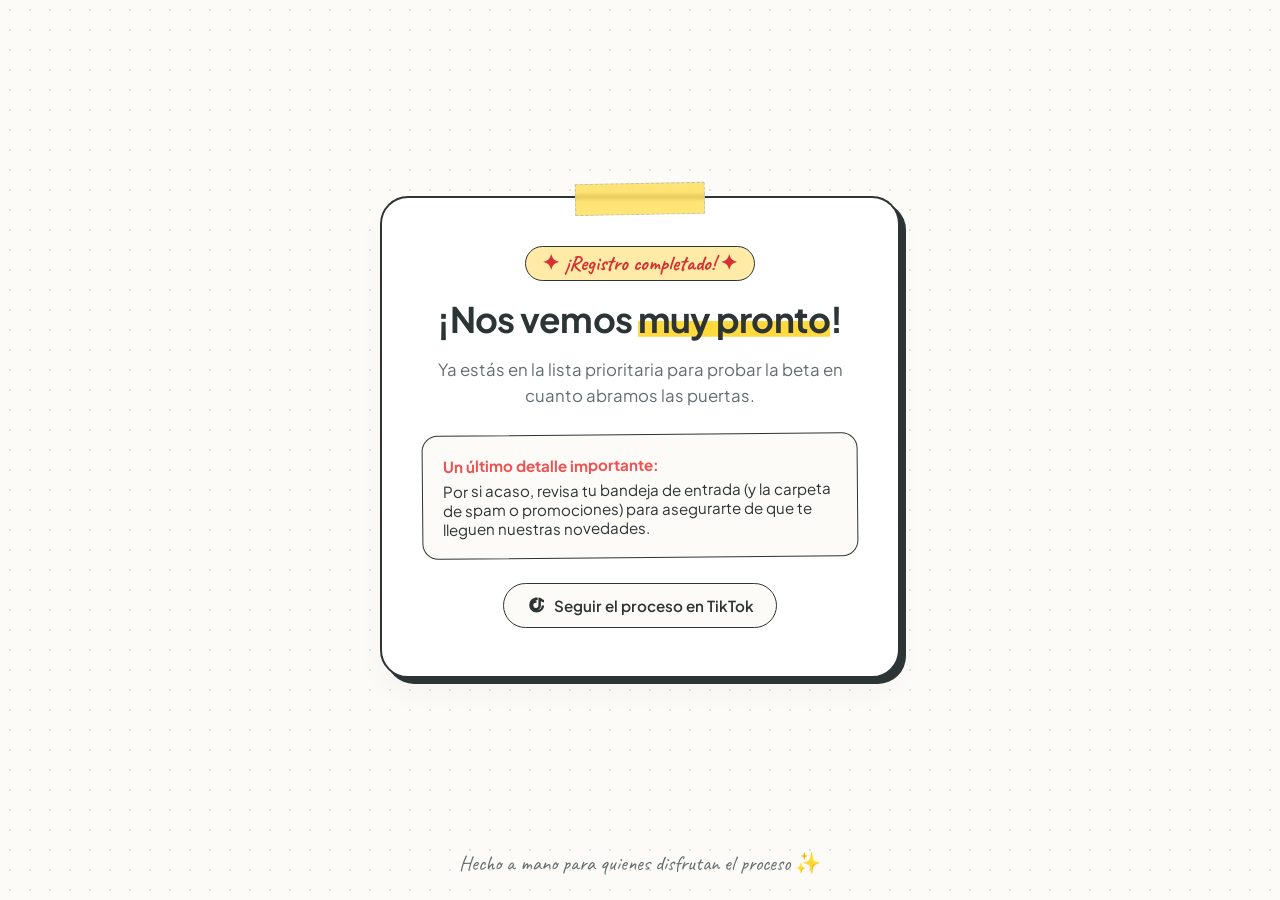
<file: gracias.html>
<!DOCTYPE html>
<html lang="es">
<head>
    <meta charset="UTF-8">
    <meta name="viewport" content="width=device-width, initial-scale=1.0">
    <title>¡Gracias por unirte! </title>
    <!-- Fuentes creativas y limpias -->
    <link rel="preconnect" href="https://fonts.googleapis.com">
    <link rel="preconnect" href="https://fonts.gstatic.com" crossorigin>
    <link href="https://fonts.googleapis.com/css2?family=Caveat:wght@600;700&family=Plus+Jakarta+Sans:wght@400;600;700&display=swap" rel="stylesheet">
    
    <style>
        :root {
            --bg: #FDFBF7; /* Tono papel antiguo/crema */
            --card-bg: #FFFFFF;
            --primary: #FF6B6B; /* Coral suave acuarela */
            --primary-hover: #EE5253;
            --accent-yellow: #FFD93D;
            --text-main: #2D3436;
            --text-muted: #636E72;
            --border-sketch: 2px solid #2D3436;
        }

        * {
            box-sizing: border-box;
            margin: 0;
            padding: 0;
        }

        body {
            background-color: var(--bg);
            background-image: radial-gradient(#E5E0D8 1px, transparent 1px);
            background-size: 20px 20px;
            color: var(--text-main);
            font-family: 'Plus Jakarta Sans', sans-serif;
            min-height: 100vh;
            display: flex;
            flex-direction: column;
            overflow-x: hidden;
        }

        header {
            padding: 2rem 1.5rem 1rem;
            text-align: center;
        }

        .logo {
            font-family: 'Caveat', cursive;
            font-size: 3rem;
            font-weight: 700;
            color: var(--text-main);
            text-decoration: none;
            display: inline-block;
            transform: rotate(-2deg);
        }

        main {
            flex: 1;
            display: flex;
            align-items: center;
            justify-content: center;
            padding: 1.5rem;
        }

        .card {
            max-width: 520px;
            width: 100%;
            background: var(--card-bg);
            padding: 3rem 2.5rem;
            border-radius: 28px;
            border: var(--border-sketch);
            box-shadow: 6px 6px 0px #2D3436, 0 15px 30px rgba(0,0,0,0.03);
            text-align: center;
            position: relative;
        }

        .tape {
            position: absolute;
            top: -15px;
            left: 50%;
            transform: translateX(-50%) rotate(-1deg);
            width: 130px;
            height: 32px;
            background-color: rgba(255, 217, 61, 0.7);
            border: 1px dashed #B2BEC3;
            backdrop-filter: blur(2px);
        }

        .badge {
            display: inline-block;
            background-color: #FFEAA7;
            color: #D63031;
            font-family: 'Caveat', cursive;
            font-size: 1.3rem;
            font-weight: 700;
            padding: 0.2rem 1rem;
            border-radius: 20px;
            margin-bottom: 1rem;
            border: 1.5px solid #2D3436;
        }

        h1 {
            font-size: 2.2rem;
            font-weight: 700;
            line-height: 1.25;
            margin-bottom: 1rem;
            letter-spacing: -0.02em;
        }

        h1 .highlight {
            background: linear-gradient(120deg, #FFD93D 0%, #FFD93D 100%);
            background-repeat: no-repeat;
            background-size: 100% 35%;
            background-position: 0 88%;
        }

        p.subtitle {
            color: var(--text-muted);
            font-size: 1.05rem;
            margin-bottom: 1.5rem;
            line-height: 1.6;
        }

        .info-box {
            background-color: #FDFBF7;
            border: 1.5px solid #2D3436;
            border-radius: 16px;
            padding: 1.25rem;
            text-align: left;
            margin-bottom: 1.5rem;
            font-size: 0.95rem;
            color: var(--text-main);
            transform: rotate(-0.5deg);
        }

        .info-box strong {
            display: block;
            margin-bottom: 0.4rem;
            color: var(--primary-hover);
        }

        /* Enlace a TikTok estilizado y sutil */
        .social-link {
            display: inline-flex;
            align-items: center;
            justify-content: center;
            gap: 0.6rem;
            background-color: #FDFBF7;
            color: var(--text-main);
            border: 1.5px solid #2D3436;
            padding: 0.75rem 1.4rem;
            border-radius: 50px;
            font-size: 0.95rem;
            font-weight: 600;
            text-decoration: none;
            transition: all 0.2s ease;
        }

        .social-link:hover {
            background-color: #FFEAA7;
            transform: translateY(-2px);
            box-shadow: 2px 2px 0px #2D3436;
        }

        .social-link svg {
            width: 18px;
            height: 18px;
            fill: currentColor;
        }

        footer {
            text-align: center;
            padding: 1.5rem;
            font-family: 'Caveat', cursive;
            font-size: 1.3rem;
            color: var(--text-muted);
        }
    </style>
</head>
<body>

    <header>
    </header>

    <main>
        <div class="card">
            <div class="tape"></div>
            
            <span class="badge">✦ ¡Registro completado! ✦</span>
            
            <h1>¡Nos vemos <span class="highlight">muy pronto</span>!</h1>
            
            <p class="subtitle">
                Ya estás en la lista prioritaria para probar la beta en cuanto abramos las puertas.
            </p>

            <div class="info-box">
                <strong>Un último detalle importante:</strong>
                Por si acaso, revisa tu bandeja de entrada (y la carpeta de spam o promociones) para asegurarte de que te lleguen nuestras novedades.
            </div>

            <!-- Enlace sutil estilo píldora para TikTok -->
            <a href="https://www.tiktok.com/@eainhoa" target="_blank" class="social-link">
                <svg viewBox="0 0 24 24">
                    <path d="M12.525 2.015a.056.056 0 0 0-.01 0 10.021 10.021 0 0 0-8.232 9.948c0 5.523 4.477 10 10 10 5.253 0 9.564-4.045 9.967-9.213a.057.057 0 0 0-.057-.061h-3.136a.057.057 0 0 0-.057.052 6.786 6.786 0 0 1-6.717 6.136 6.72 6.72 0 0 1-6.72-6.72 6.72 6.72 0 0 1 6.72-6.72c.42 0 .83.039 1.229.114a.058.058 0 0 0 .068-.057V2.072a.057.057 0 0 0-.055-.057zM16.65 2.015a.057.057 0 0 0-.057.057v10.384a3.42 3.42 0 1 1-3.42-3.42c.245 0 .484.026.715.075a.057.057 0 0 0 .068-.056V5.882a.057.057 0 0 0-.045-.056 6.63 6.63 0 0 0-.738-.041 6.72 6.72 0 0 0-6.72 6.72 6.72 6.72 0 0 0 6.72 6.72 6.72 6.72 0 0 0 6.72-6.72V7.126a9.92 9.92 0 0 0 5.373 1.572.057.057 0 0 0 .057-.057V5.452a.057.057 0 0 0-.057-.057 6.63 6.63 0 0 1-5.326-2.58.057.057 0 0 0-.045-.022z"/>
                </svg>
                <span>Seguir el proceso en TikTok</span>
            </a>
        </div>
    </main>

    <footer>
        <p>Hecho a mano para quienes disfrutan el proceso ✨</p>
    </footer>

</body>
</html>
</file>
